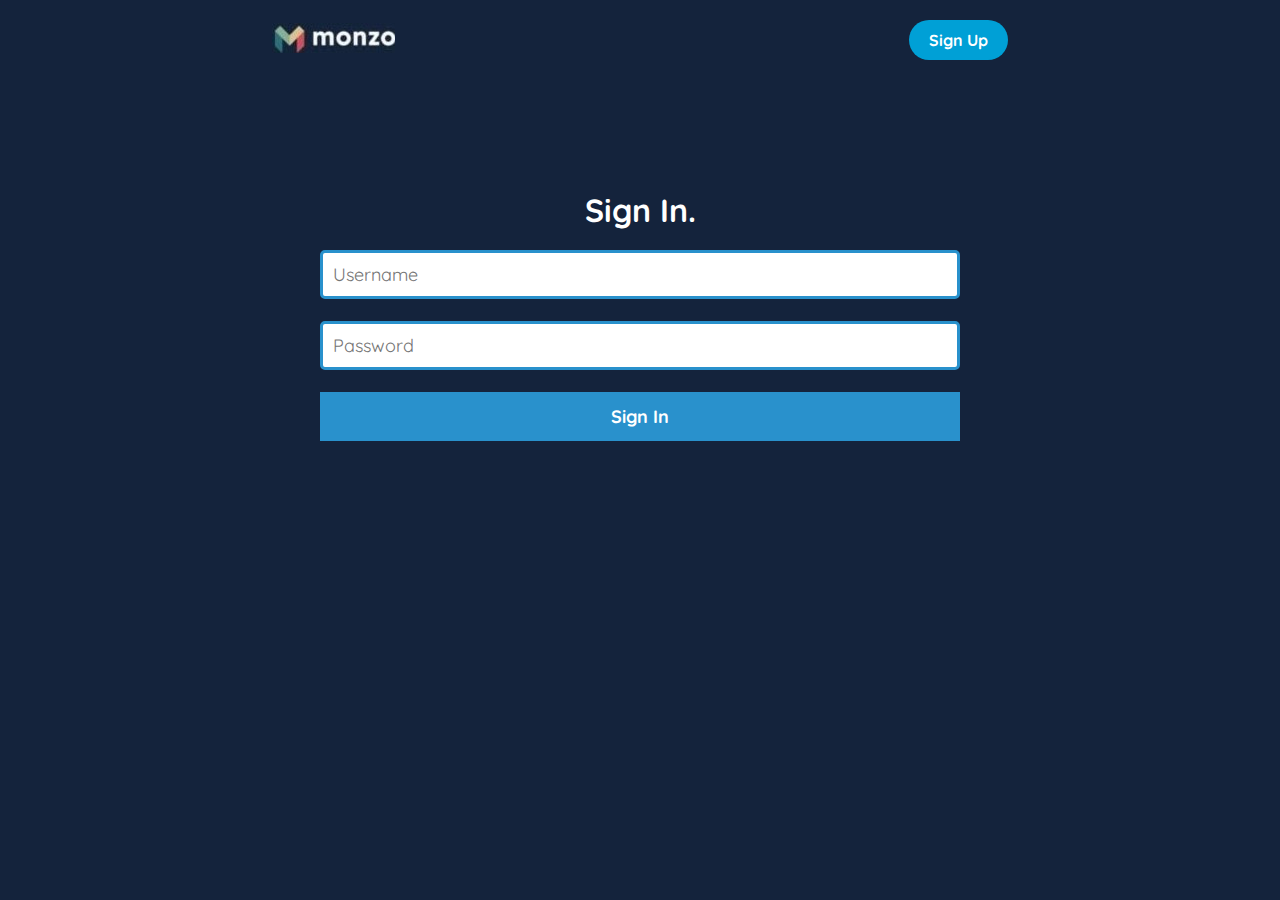
<file: index.html>
<!DOCTYPE html>
<html lang="en">
<head>
    <meta charset="UTF-8">
    <meta name="viewport" content="width=device-width, initial-scale=1.0">
    <title>Sign In | Monzo</title>
    <link rel="stylesheet" href="style.css">
</head>
<body>
    <header style="justify-content: space-between;">
        <!--Hamburger menu-->
        <a href="#">
            <img src="img/logo-2.JPG" alt="monzo-logo">
        </a>
        <!--Full Bar-->
      <div class="full-bar" style="display: block;">
        <h4 class="sign-in"><a href="signup.html">Sign Up</a></h4>
      </div>
    </header>
   <!--Menu bar-->
    <div class="sign-up-container" id="sign-in-container">
        <h1> <span>Sign In.</span></h1>
        <input type="text" placeholder="Username" class="email"> <br>
        <input type="password" placeholder="Password" class="password"> <br>
        <button class="sign-in-submit">Sign In</button>
    </div>
 <script src="signIn.js"></script>
</body>
</html>
</file>
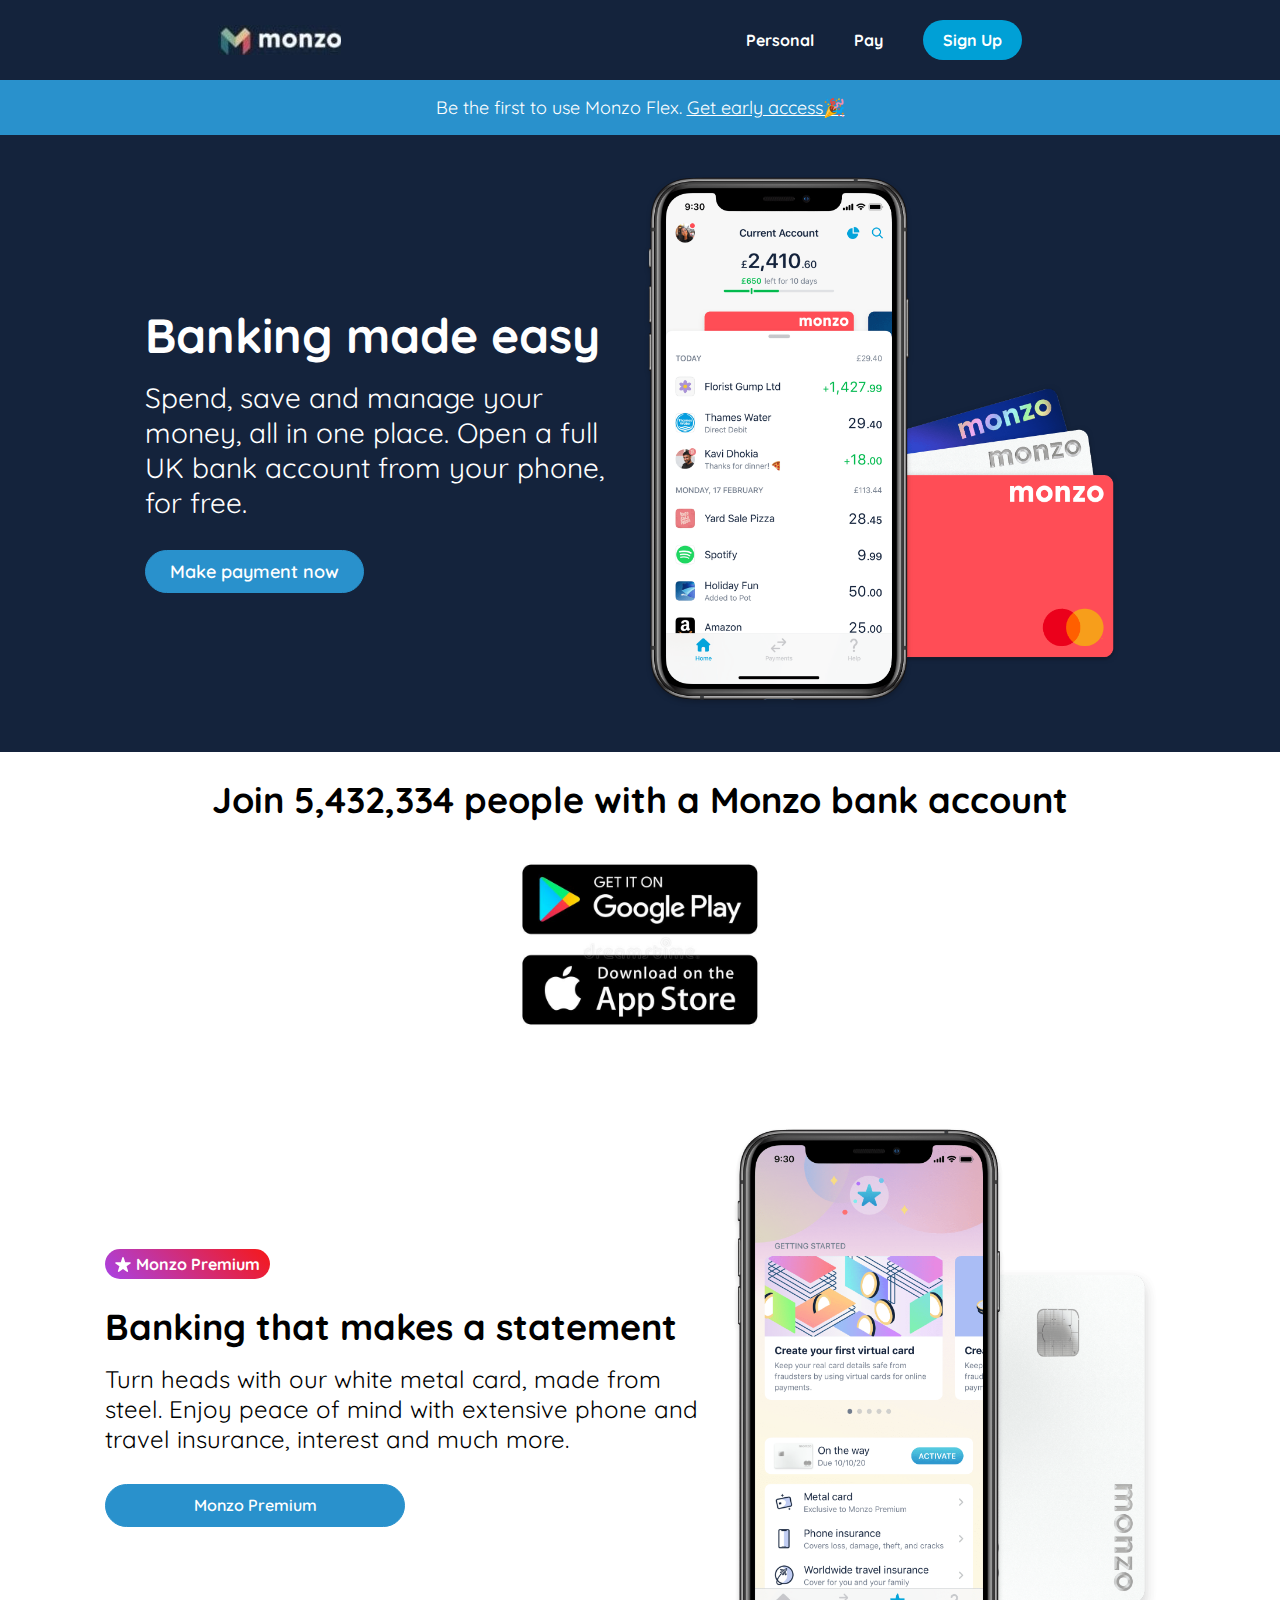
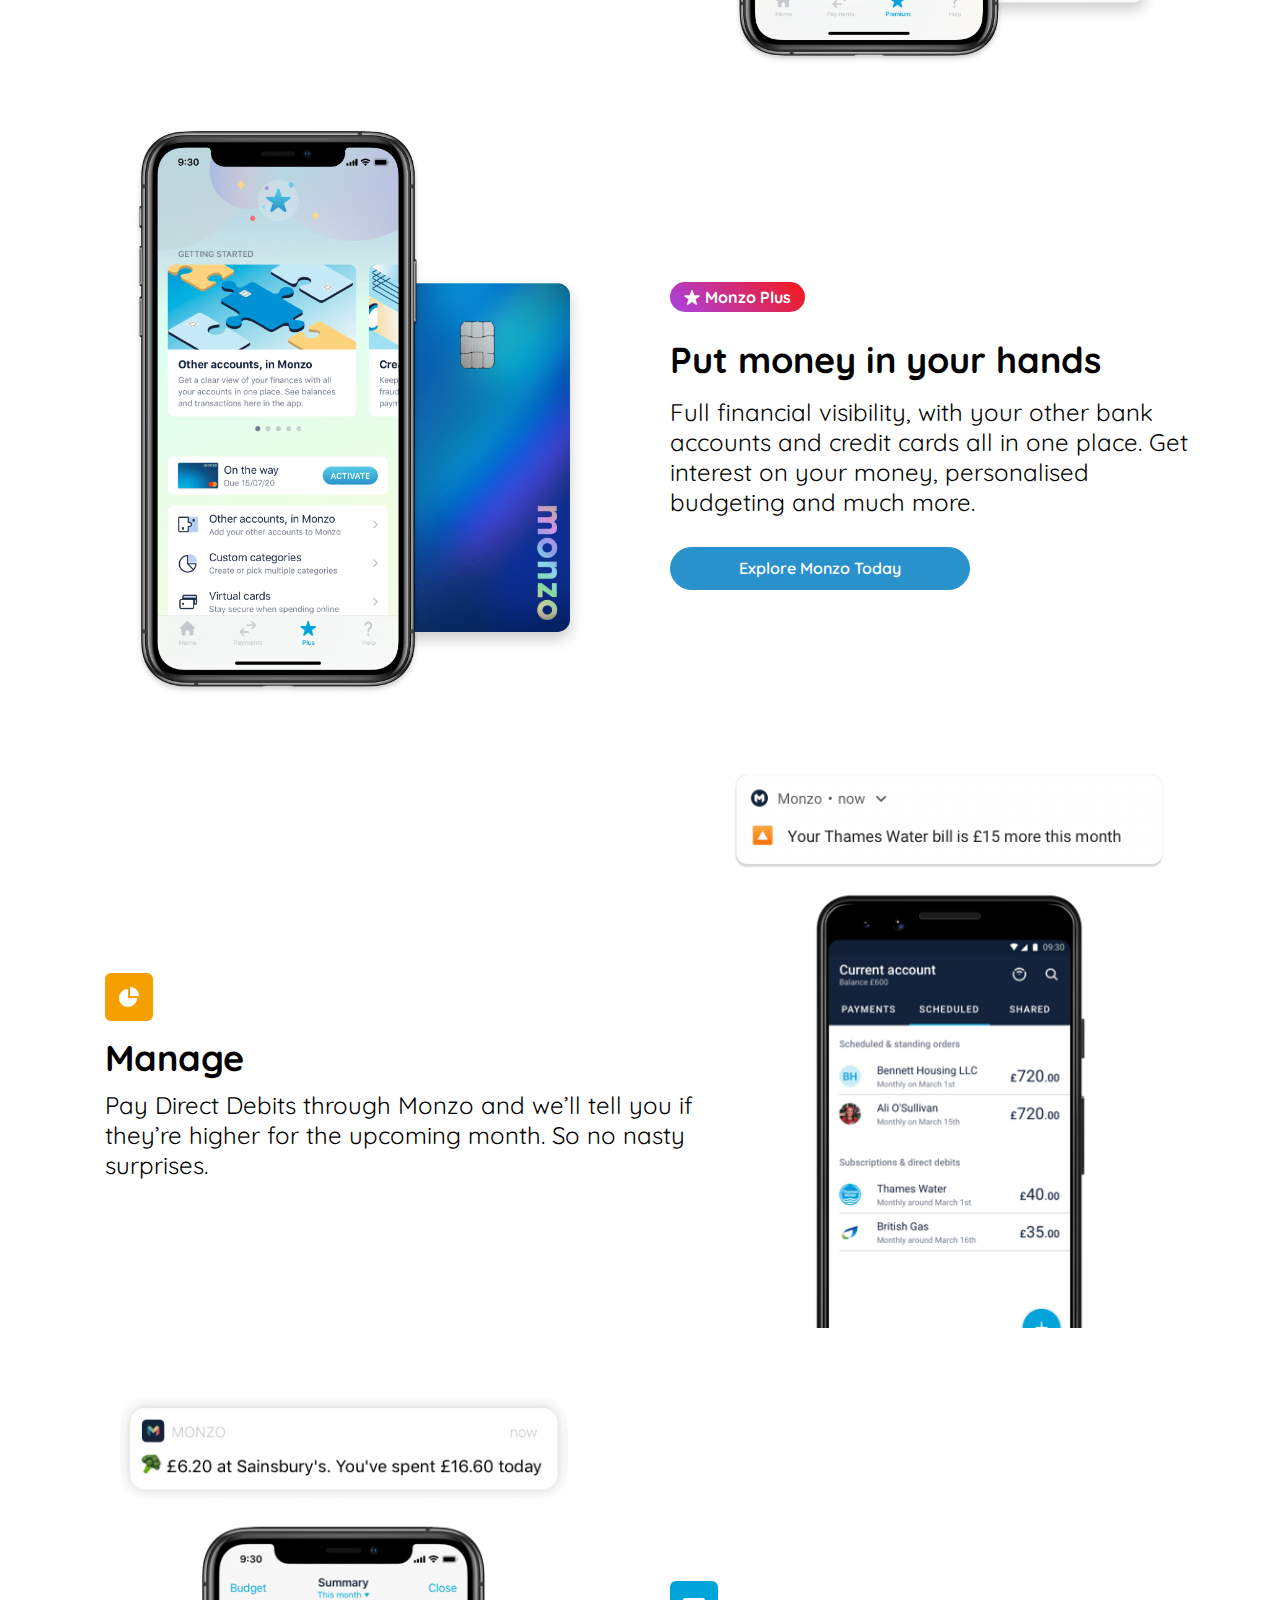
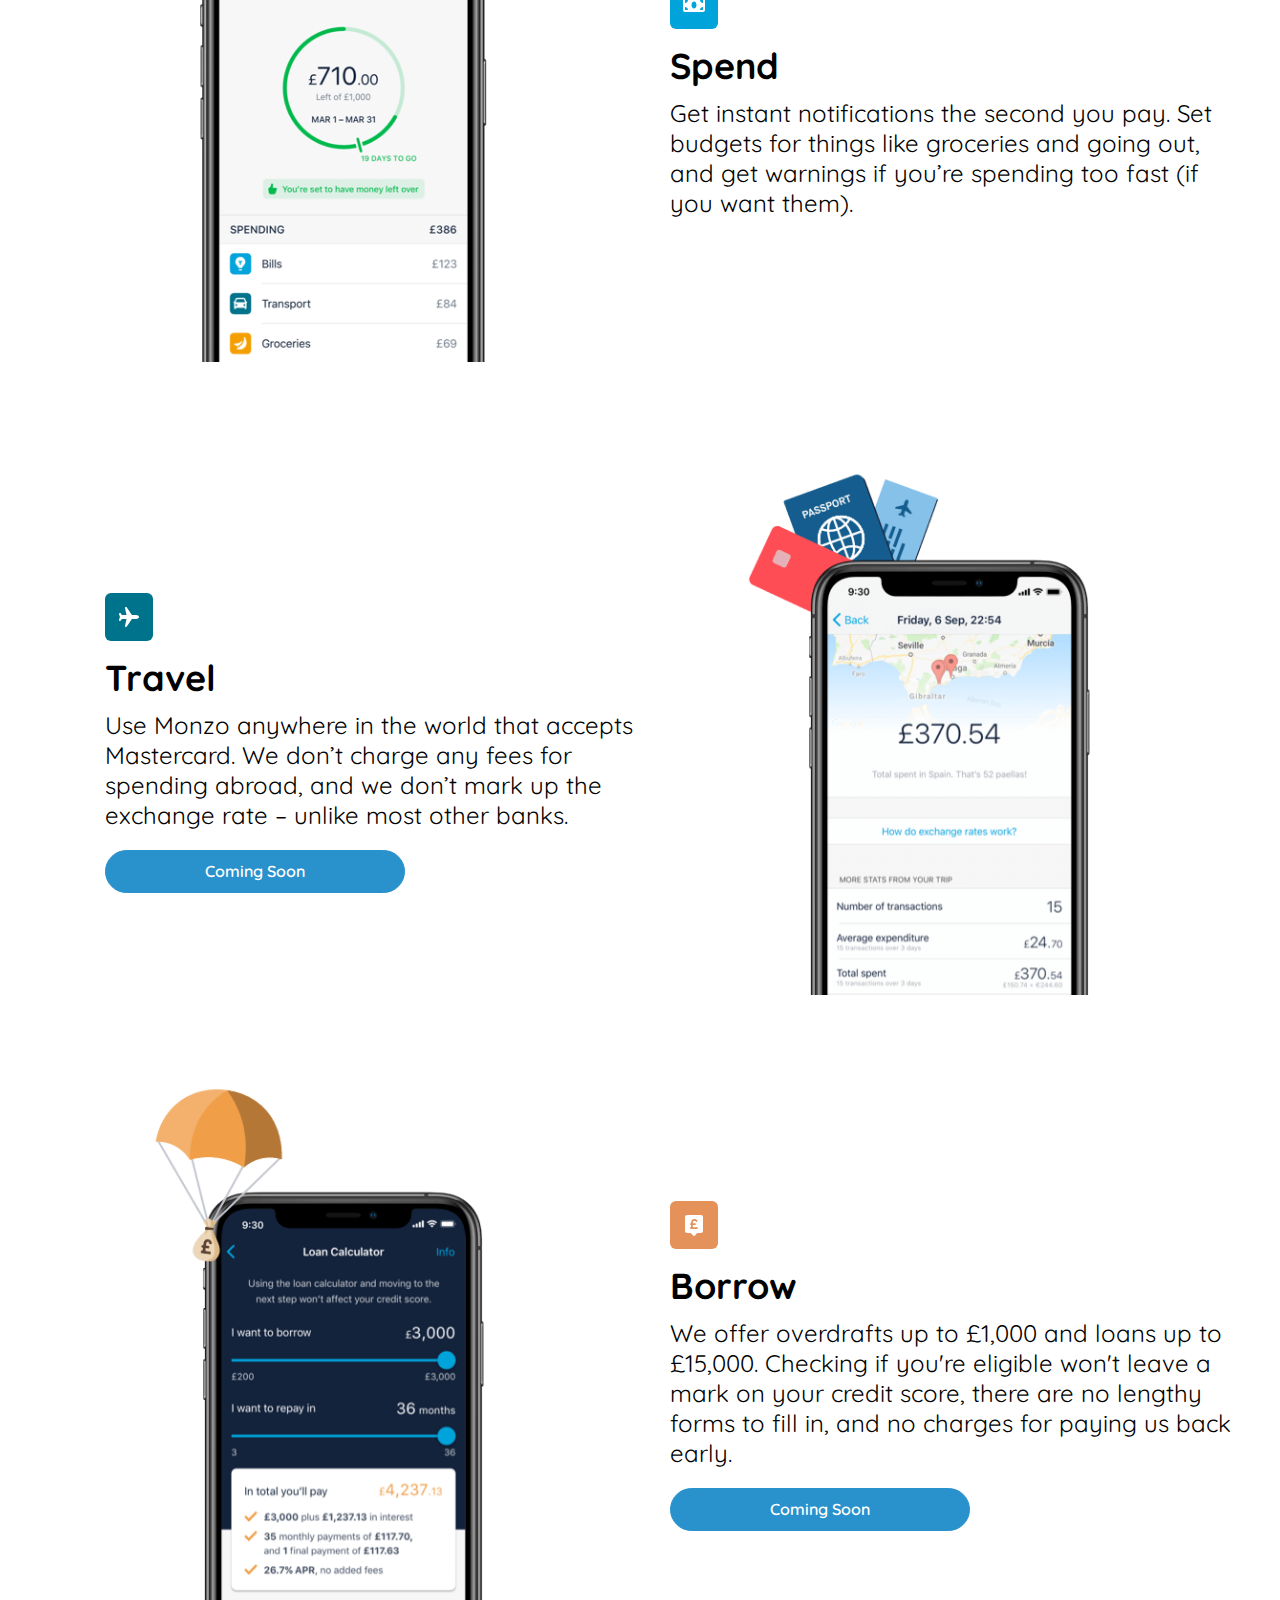
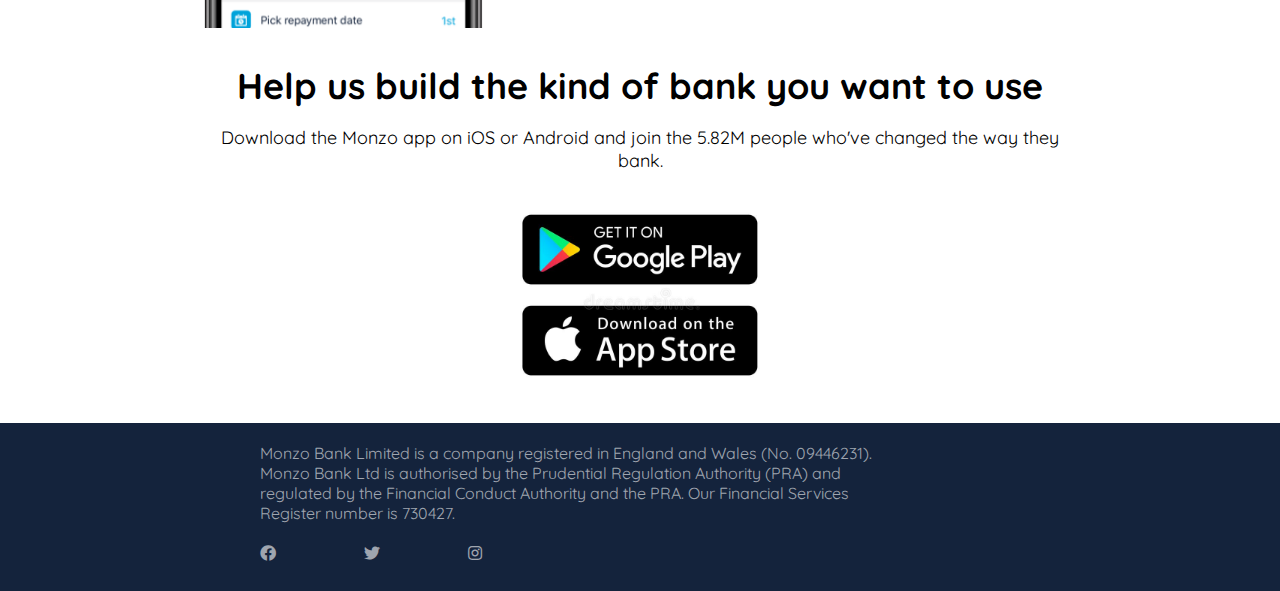
<file: home.html>
<!DOCTYPE html>
<html lang="en">
<head>
    <meta charset="UTF-8">
    <meta http-equiv="X-UA-Compatible" content="IE=edge">
    <meta name="viewport" content="width=device-width, initial-scale=1.0">
    <link rel="stylesheet" href="style.css">
    <link rel="stylesheet" href="https://use.fontawesome.com/releases/v5.13.0/css/all.css">
    <title>Monzo</title>
</head>
<body>
    <!--Header-->
    <header>
        <div class="header-container">
        <div class="fa fa-align-justify hamburger-menu"></div>
        </div>
        <!--Hamburger menu-->
        <img src="img/logo-2.JPG" alt="monzo-logo">
        <!--Full Bar-->
        <div class="full-bar" id="full-bar">
        <h4><a href="#">Personal</a></h4>
        <h4 class="pay-paystack" onclick="payHere()">Pay</h4>
        <h4><a href="signup.html">Sign Up</a></h4>
       </div>
    </header>
   <!--Menu bar-->
      <div class="menu-bar">
        <p><a href="index.html">Personal</a></p>
        <p class="pay-paystack" onclick="payHere()">Pay</p>
        <p><button><a href="signup.html">Sign Up</a></button></p>
    </div>
    <!--First promo-->
       <div class="first-promo">
           <p>Be the first to use Monzo Flex. <a href="#">Get early access🎉</a></p>
       </div> 
    <!--Container-->
    <div class="container">
    <!--Showcase area-->
        <div class="showcase-grid">
            <div class="showcase-content">
                <h1>Banking made easy</h1>
                <p>Spend, save and manage your money, all in one place. Open a full UK bank account from your phone, for free.</p>
                <button onclick="payHere()">Make payment now</button>
            </div>
            <img src="img/hero@3x.png" alt="hero image" height="100%">
        </div>
    </div>
    <!--Second section-->
    <!--Appstore and Playstore promo-->
     <div class="second-container">
       <div class="appstore-playstore">
           <h1>Join 5,432,334 people with a Monzo bank account</h1>
           <div class="image-flex">
               <img src="img/appstore and playsttore.jpg" alt="playstore-image">
           </div>
       </div>
    <!--Premium monzo section-->
       <div class="premium-monzo">
           <div class="premium-content">
           <div class="premium-flex">
               <img src="img/star.svg">
               <p class="this">Monzo Premium</p>
            </div>
               <h2>Banking that makes a statement</h2>
               <p class="paragraph">Turn heads with our white metal card, made from steel. Enjoy peace of mind with extensive phone and travel insurance, interest and much more.</p>
               <button>Monzo Premium</button>
            </div>
              <img src="img/section-premium-device-card@3x.png" alt="second-showcase" class="premium-image">
       </div>
       <!--Monzo plus-->
        <div class="plus-monzo">
        <div class="box">
        <div class="plus-content">
        <div class="plus-flex">
            <img src="img/star.svg">
            <p>Monzo Plus</p>
         </div>
            <h2>Put money in your hands</h2>
            <p>Full financial visibility, with your other bank accounts and credit cards all in one place. Get interest on your money, personalised budgeting and much more.</p>
            <button>Explore Monzo Today</button>
         </div>
        </div>
         <div class="box">
           <img src="img/section-plus-device-card@3x.png" alt="third-showcase" class="plus-image">
        </div>
    </div>
    <!--Monzo Manage-->
    <div class="manage-monzo">
        <div class="manage-content">
            <img src="img/manage.svg">
            <h2>Manage</h2>
            <p>Pay Direct Debits through Monzo and we’ll tell you if they’re higher for the upcoming month. So no nasty surprises.</p>
         </div>
           <img src="img/Manage@1x.png" alt="second-showcase" class="manage-monzo-image">
    </div>
    <!--Monzo Spend-->
    <div class="spend-monzo">
        <div class="spend-box">
        <div class="spend-content">
            <img src="img/spend.svg">
            <h2>Spend</h2>
            <p>Get instant notifications the second you pay. Set budgets for things like groceries and going out, and get warnings if you’re spending too fast (if you want them).</p>
         </div>
         </div>
         <div class="spend-box">
           <img src="img/Spend@1x.png" class="spend-monzo-image">
        </div>
    </div>
      <!--Monzo Travel-->
      <div class="travel-monzo">
        <div class="travel-content">
            <img src="img/travel.svg">
            <h2>Travel</h2>
             <p class="paragraph">Use Monzo anywhere in the world that accepts Mastercard. We don’t charge any fees for spending abroad, and we don’t mark up the exchange rate – unlike most other banks.</p>
             <button>Coming Soon</button>
         </div>
           <img src="img/travel@1x.png" class="travel-monzo-image">
    </div>
     <!--Monzo Borrow-->
     <div class="borrow-monzo">
         <div class="borrow-box">
        <div class="borrow-content">
            <img src="img/borrow.svg">
            <h2>Borrow</h2>
            <p>We offer overdrafts up to £1,000 and loans up to £15,000. Checking if you're eligible won't leave a mark on your credit score, there are no lengthy forms to fill in, and no charges for paying us back early.</p>
             <button>Coming Soon</button>
         </div>
        </div>
        <div class="borrow-box">
           <img src="img/loans@2x.png" class="borrow-monzo-image">
        </div>
    </div>
    <!--Second Promotion-->
       <div class="second-promotion">
           <h3>Help us build the kind of bank you want to use</h3>
           <p>Download the Monzo app on iOS or Android and join the 5.82M people who've changed the way they bank.</p>
           <img src="img/appstore and playsttore.jpg">
       </div>
    </div>
    <footer>
        <p>Monzo Bank Limited is a company registered in England and Wales (No. 09446231). Monzo Bank Ltd is authorised by the Prudential Regulation Authority (PRA) and regulated by the Financial Conduct Authority and the PRA. Our Financial Services Register number is 730427.</p>
        <div class="social-network">
            <span class="fab fa-facebook"></span>
            <span class="fab fa-twitter"></span> 
            <span class="fab fa-instagram"></span>
        </div>
    </footer>
    <script src="main.js"></script>
    <script src="https://js.paystack.co/v2/inline.js"></script>
</body>
</html>
</file>
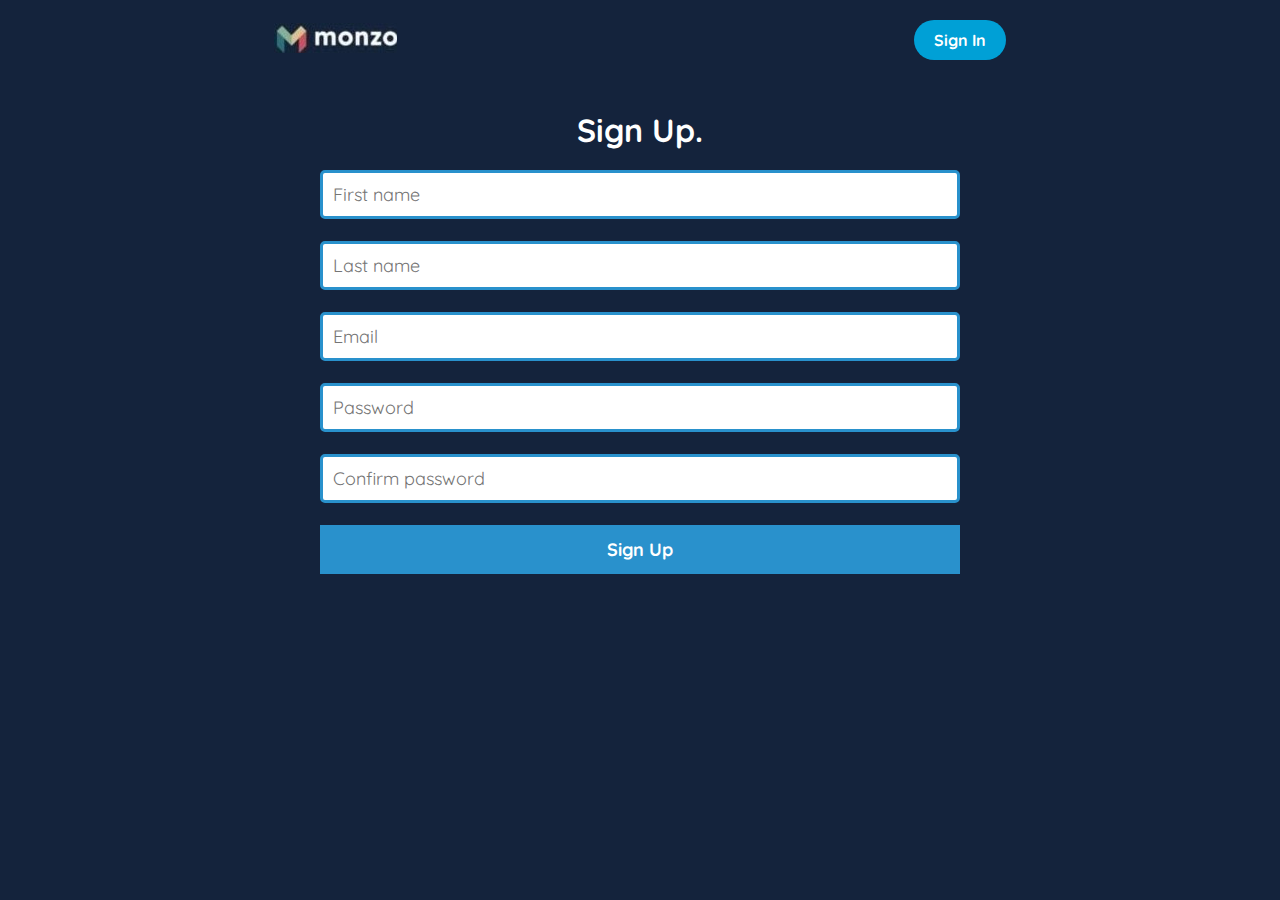
<file: signup.html>
<!DOCTYPE html>
<html lang="en">
<head>
    <meta charset="UTF-8">
    <meta name="viewport" content="width=device-width, initial-scale=1.0">
    <title>Signup | Monzo</title>
    <link rel="stylesheet" href="style.css">
</head>
<body>
    <header style="justify-content: space-between;">
        <a href="#">
            <img src="img/logo-2.JPG" alt="monzo-logo">
        </a>
        <!--Full Bar-->
      <div class="full-bar" style="display: block;">
        <h4 class="sign-up"><a href="index.html">Sign In</a></h4>
      </div>
    </header>
    <!--Sign up container-->
    <div class="sign-up-container">
        <h1> <span>Sign Up.</span></h1>
        <input type="text" placeholder="First name" class="first-name"> <br>
        <input type="text" placeholder="Last name" class="second-name"> <br>
        <input type="text" placeholder="Email" class="email"> <br>
        <input type="password" placeholder="Password" class="password"> <br>
        <input type="password" placeholder="Confirm password" class="password-confirm"> <br>
        <button class="sign-up-submit">Sign Up</button>
    </div>
    <script src="signup.js"></script>
</body>
</html>
</file>
<file: style.css>
@import url('https://fonts.googleapis.com/css2?family=Quicksand:wght@500&family=Roboto:ital,wght@1,300&display=swap');
@import url('https://fonts.googleapis.com/css2?family=Dancing+Script&display=swap');
*{
    margin: 0;
    padding: 0;
    box-sizing: border-box;
    font-family: 'Quicksand', Arial, Helvetica, sans-serif;
    -webkit-user-select: none;
    -khtml-user-select: none;
    -moz-user-select: none;
    -ms-user-select: none;
    -o-user-select: none;
     user-select: none;
}


a{
    color: #ffffff;
    text-decoration: none;
}

body{
    box-shadow: border-box;
    position: relative;
    background-color: #14233C;
    font-family: 'Segoe UI', Tahoma, Geneva, Verdana, sans-serif;
}

/* Header settings */
header{
    display: flex;
    justify-content: left;
    align-items: center;
    background-color: #14233C;
    padding: 20px;
    top: 0;
    position: sticky;
    z-index: 5;
}

header .full-bar{
    display: none;
}

header p{
    font-size: 16px;
    color: #ffffff;
    font-weight: bolder;
    display: none;
}

header button{
    background-color: #00a0d6;
    border: none;
    font-size: 18px;
    font-weight: bold;
    border-radius: 2rem; 
    color: #ffffff;
    padding: 10px 10px;
}

.full-bar{
    display: none;
}

.sign-in{
    background-color: #00a0d6;
    border: none;
    font-weight: bold;
    border-radius: 2rem; 
    color: #ffffff;
    padding: 10px 20px;
}

.sign-up{
    background-color: #00a0d6;
    border: none;
    font-weight: bold;
    border-radius: 2rem; 
    color: #ffffff;
    padding: 10px 20px;
}

.sign-in:hover{
    background-color: #1a5c83;
}

.sign-up:hover{
    background-color: #1a5c83;
}

/*Hamburger Menu*/
.hamburger-menu{
    margin-top: 4px;
    margin-right: 15px;
    cursor: pointer;
    font-size: 25px;
    color: #ffffff;
    transition: opacity 0.5s ease-in-out;
}

.fa-times{
    margin-top: 4px;
    margin-right: 18px;
    cursor: pointer;
    font-size: 26.9px;
    color: #ffffff;
}

.fa.hamburger-menu.hamburger-menu-times.fa-align-justify{
    display: block;
}

/* Menu Bar */
.menu-bar{
    background: #14233C;
    width: 40%;
    height: 100vh;
    padding: 10px;
    transition: left 0.8s;
    position: fixed;
    top: 8.8.9%;
    left: -60%;
    border-top: 1px solid #ffffff;
}

.menu-bar p{
    padding: 10px;
    font-size: 16px;
    color: #ffffff;
    font-weight: bolder;
    border-bottom: 1px solid rgb(253, 253, 253);
    cursor: pointer;
}

.menu-bar p button{
    background-color: #00a0d6;
    border: none;
    font-size: 16px;
    font-weight: bold;
    border-radius: 2rem; 
    color: #ffffff;
    padding: 10px 20px;
    margin-left: -10px;
    cursor: pointer;
}

.menu-bar p:last-child{
    border-bottom: none;
}

/* container */
.container{
    max-width: 1100px;
    width: 90%;
    margin: auto;
}
/*First promo*/
.first-promo{
    background-color: #2991cc;
    padding-top: 1rem;
    padding-bottom: 1rem;
    padding-left: 1rem;
    padding-right: 1rem;
    text-align: center;
    font-size: 15px;
    margin: auto;
    color: #ffffff;
    line-height: 1.3;
}

.first-promo a{
    text-decoration: underline;
    color: #ffffff;
}

/*Showcase Area*/

.showcase-grid .showcase-content{
    padding-top: 50px;
    color: #ffffff;
}

.showcase-grid .showcase-content h1{
    font-size: 30px;
    padding-bottom: 15px;
}

.showcase-grid .showcase-content p{
    font-size: 16px;
    padding-bottom: 30px;
}

.showcase-grid .showcase-content button{
    font-size: 18px;
    font-size: 1.125rem;
    background-color: #2991cc;
    border: 1px solid #2991cc;
    border-radius: 2rem;
    color: #fff;
    cursor: pointer;
    display: inline-block;
    font-family: inherit;
    font-weight: 600;
    line-height: 25px;
    min-height: 43px;
    padding: 8px 24px;
    text-align: center;
    text-decoration: none;
    cursor: pointer;
}

.showcase-grid .showcase-content button:hover{
    opacity: 0.6;
}

.showcase-grid img{
    width: 347px;
    display: block;
    margin-left: auto;
    margin-right: auto;
    margin-top: 30px;
}

/*Second container */
.second-container{
    width: 100%;
    background-color: #ffffff;
}

/*App store and Play store ads*/
.appstore-playstore{
    background-color: #ffffff;
    margin: auto;
    padding: 15px;
    margin-top: 20px;
}

.appstore-playstore h1{
    font-size: 24px;
    text-align: center;
    padding-top: 10px;
    padding-bottom: 10px;
}

.appstore-playstore .image-flex{
    display: flex;
    justify-content: center;
    align-items: center;
    text-align: center;
}

.appstore-playstore .image-flex img{
    width: 200px;
}

/*second showcse*/
.premium-monzo{
    background-color: #ffffff;
    width: 90%;
    margin: auto;
    padding: 15px;
    margin-top: 0px; 
}
.premium-flex{
    background-color: black;
    width: 165px;
    display: flex;
    align-items: center;
    justify-content: center;
    background: linear-gradient(
     45deg, #a942e4 0%, #f61818 100%);
    color: #ffffff;
    padding-left: 8px;
    padding-right: 8px;
    padding-top:5px;
    padding-bottom: 5px;
    border-radius: 2rem;
    margin-bottom: 25px;
}

.premium-flex img{
    width: 16px;
}

.premium-flex p{
    font-weight: bolder;
    padding-left: 5px;
    font-size: 10px;
}

.premium-monzo .premium-image{
    width: 347px;
    display: block;
    margin-left: auto;
    margin-right: auto;
    margin-top: 30px;
}

.premium-monzo h2{
     font-size: 28px;
     margin-top: 10px;
     margin-bottom: 15px;
}

.premium-monzo .premium-content p{
    font-size: 16px;
}

.premium-monzo .premium-content button{
    font-size: 16px;
    background-color: #2991cc;
    border: 1px solid #2991cc;
    border-radius: 2rem;
    color: #fff;
    cursor: pointer;
    display: inline-block;
    font-family: inherit;
    font-weight: 600;
    line-height: 25px;
    min-height: 43px;
    padding: 8px 24px;
    text-align: center;
    margin-top: 30px;
    text-decoration: none;
    width: 100%;
    cursor: pointer;
}

/*Monzo Plus*/
.plus-monzo{
    background-color: #ffffff;
    width: 90%;
    margin: auto;
    padding: 15px;
    margin-top: 0px; 
}
.plus-flex{
    background-color: black;
    width: 135px;
    display: flex;
    align-items: center;
    justify-content: center;
    background: linear-gradient(
     45deg, #a942e4 0%, #f61818 100%);
    color: #ffffff;
    padding-left: 8px;
    padding-right: 8px;
    padding-top:5px;
    padding-bottom: 5px;
    border-radius: 2rem;
    margin-bottom: 25px;
}

.plus-flex img{
    width: 16px;
}

.plus-flex p{
    
    font-weight: bolder;
    padding-left: 5px;
    font-size: 10px;
}

.plus-monzo .plus-image{
    width: 347px;
    display: block;
    margin-left: auto;
    margin-right: auto;
    margin-top: 30px;
}

.plus-monzo h2{
     font-size: 28px;
     margin-top: 10px;
     margin-bottom: 15px;
}

.plus-monzo p{
    font-size: 16px;
}

.plus-monzo .plus-content button{
    font-size: 16px;
    background-color: #2991cc;
    border: 1px solid #2991cc;
    border-radius: 2rem;
    color: #fff;
    cursor: pointer;
    display: inline-block;
    font-family: inherit;
    font-weight: 600;
    line-height: 25px;
    min-height: 43px;
    padding: 8px 24px;
    text-align: center;
    margin-top: 30px;
    text-decoration: none;
    width: 100%;
    cursor: pointer;
}

/*Manage monzo*/
.manage-monzo{
    background-color: #ffffff;
    width: 90%;
    margin: auto;
    padding: 15px;
    margin-top: 0px; 
}

.manage-monzo .manage-monzo{
    width: 347px;
    display: block;
    margin-left: auto;
    margin-right: auto;
    margin-top: 30px;
}

.manage-monzo h2{
     font-size: 28px;
     margin-top: 10px;
     margin-bottom: 10px;
}

.manage-monzo p{
    font-size: 16px;
}

.manage-monzo .manage-monzo-image{
    width: 347px;
    display: block;
    margin-left: auto;
    margin-right: auto;
    margin-top: 30px;
}

/*Spend Monzo*/

.spend-monzo{
    background-color: #ffffff;
    width: 90%;
    margin: auto;
    padding: 15px;
    margin-top: 0px; 
}

.spend-monzo .spend-monzo{
    width: 347px;
    display: block;
    margin-left: auto;
    margin-right: auto;
    margin-top: 30px;
}

.spend-monzo h2{
     font-size: 28px;
     margin-top: 10px;
     margin-bottom: 10px;
}

.spend-monzo p{
    font-size: 16px;
}

.spend-monzo .spend-monzo-image{
    width: 347px;
    display: block;
    margin-left: auto;
    margin-right: auto;
    margin-top: 30px;
}

/*Travel monzo*/
.travel-monzo{
    background-color: #ffffff;
    width: 90%;
    margin: auto;
    padding: 15px;
    margin-top: 0px; 
}

.travel-monzo .travel-monzo{
    width: 347px;
    display: block;
    margin-left: auto;
    margin-right: auto;
    margin-top: 30px;
}

.travel-monzo h2{
     font-size: 28px;
     margin-top: 10px;
     margin-bottom: 10px;
}

.travel-monzo p{
    font-size: 16px;
}

.travel-monzo .travel-content button{
    font-size: 16px;
    background-color: #2991cc;
    border: 1px solid #2991cc;
    border-radius: 2rem;
    color: #fff;
    cursor: pointer;
    display: inline-block;
    font-family: inherit;
    font-weight: 600;
    line-height: 25px;
    min-height: 43px;
    padding: 8px 24px;
    text-align: center;
    margin-top: 20px;
    text-decoration: none;
    width: 100%;
    cursor: pointer;
}

.travel-monzo .travel-monzo-image{
    width: 347px;
    display: block;
    margin-left: auto;
    margin-right: auto;
    margin-top: 30px;
}

/*Borrow Monzo*/
.borrow-monzo{
    background-color: #ffffff;
    width: 90%;
    margin: auto;
    padding: 15px;
    margin-top: 0px; 
}

.borrow-monzo .borrow-monzo{
    width: 347px;
    display: block;
    margin-left: auto;
    margin-right: auto;
    margin-top: 30px;
}

.borrow-monzo h2{
     font-size: 28px;
     margin-top: 10px;
     margin-bottom: 10px;
}

.borrow-monzo p{
    font-size: 16px;
}

.borrow-monzo .borrow-content button{
    font-size: 16px;
    background-color: #2991cc;
    border: 1px solid #2991cc;
    border-radius: 2rem;
    color: #fff;
    cursor: pointer;
    display: inline-block;
    font-family: inherit;
    font-weight: 600;
    line-height: 25px;
    min-height: 43px;
    padding: 8px 24px;
    text-align: center;
    margin-top: 20px;
    text-decoration: none;
    width: 100%;
    cursor: pointer;
}

.borrow-monzo .borrow-monzo-image{
    width: 347px;
    display: block;
    margin-left: auto;
    margin-right: auto;
    margin-top: 30px;
}

/*Second promotion*/
.second-promotion{
    background-color: #ffffff;
    width: 90%;
    margin: auto;
    padding: 15px;
    padding-top: 20px;
}

.second-promotion h3{
    font-size: 24px;
    text-align: center;
    margin-bottom: 18px;
}

.second-promotion p{
    font-size: 16px;
    text-align: center;
    margin-bottom: 0px;
}

.second-promotion img{
    width: 200px;
    display: block;
    margin-left: auto;
    margin-right: auto;
    margin-top: 10px;
}

/*Footer*/

footer{
    padding: 20px;
}

footer p{
   text-align: left;
   width: 86%;
   color: #ffffff99;
   padding-bottom: 20px;
}

.social-network span{
   width: 100px;
   padding-right: 0px;
   padding-bottom: 10px;
   color: #ffffff99;
}

/*Sign Up Page*/
.sign-up-container{
    display: flex;
    align-items: center ;
    flex-direction: column;
    margin-top: 20px;
}

.sign-up-container h1{
    color: #ffffff;
    padding-top: 10px;
    padding-bottom: 20px;
    text-align:center;
}

.sign-up-container input{
    width: 70%;
    padding: 10px;
    border: 3px solid #2991cc;
    border-radius:5px;
    outline: none;
    font-size: 12px;
    color: #201f1f;
    margin-bottom: 2px ;
}

.sign-up-container button{
    width: 75%;
    padding: 10px;
    border: 3px solid #2991cc;
    outline: none;
    background: #2991cc;
    font-size: 18px;
    color: #ffffff;
    margin-bottom: 2px;
    font-weight: bolder;
    cursor: pointer;
}

.sign-up-container button:hover{
    background: #1a5c83;
    border: 3px solid #1a5c83;
}

/* Sign In*/
#sign-in-container{
  display: flex;
  margin-top: 100px;
}
/*Media Queries*/
@media (min-width: 801px){
    body{
        overflow-x: hidden;
        width: 100%;
    }
    .header-container{
        display: none ;
    }
    header{
        margin: auto;
        display: flex;
        justify-content: space-around!important;
    }
    header img{
        padding-left: 0px;
    }
    header .full-bar{
        display: flex;
        color: #ffffff;
        align-items: center;
        padding-left: 10px;
    }
    header #full-bar h4{
        margin-right: 40px;
        font-weight: bolder;
        cursor: pointer;
    }
    header .full-bar h4:hover{
        color: #2991cc;
    }
    header .full-bar h4 a:hover{
        color: #2991cc;
    }
    header .full-bar h4:nth-child(3):hover{
        background-color: #1a5c83;
    }
    header .full-bar h4:nth-child(3){
        background-color: #00a0d6;
        border: none;
        font-weight: bold;
        border-radius: 2rem; 
        color: #ffffff;
        padding: 10px 20px;
       
    }
    .menu-bar{
        display: none;
    }
    
    .first-promo{
        font-size: 18px;
    }
    .fa.hamburger-menu.hamburger-menu-times.fa-align-justify{
         display: none;
     }
    .showcase-grid{
        display: flex;
        align-items: center;
        justify-content: center;
        padding-bottom: 20px;
        margin: auto;
        max-width: 1500px;
       width: 90%;
    }
    .showcase-grid .showcase-content{
        padding-right: 25px;
    }
    .showcase-grid .showcase-content h1{
        font-size: 48px;
    }
    .showcase-grid .showcase-content p{
        font-size: 28px;
    }
    .showcase-grid img{
        width: 500px;
    }
    .appstore-playstore h1{
        font-size: 36px;
    }
    .appstore-playstore .image-flex img{
        width: 300px;
    }
    .premium-monzo{
       display: flex;
       justify-content: center;
       margin: auto;
       align-items: center;
       max-width: 1100px;
       width: 90%;
    }
    .premium-content .premium-flex .this{
        font-size: 16px;
    }
    .premium-monzo h2{
        font-size: 36px;
    }
    .premium-monzo .premium-content p{
        font-size: 24px;
    }
    .premium-monzo .premium-content{
        padding-top: 20px;
        padding-right: 25px;
    }
    .premium-content .paragraph{
        font-size: 24px;
    
    }
    .premium-monzo .premium-content button{
        width: 300px;
    }
    .premium-monzo .premium-image{
        width: 451px;
    }
    .plus-monzo{
        display: flex;
         flex-direction: row;
        justify-content: center;
        align-items: center;
        margin: auto;
        max-width: 1300px;
        width: 90%;
     }
     .plus-monzo .box:nth-child(1){
         order: 2;
         width: 100%;
     }
    .plus-monzo .box:nth-child(2){
        order: 1;
        width: 100%;
        text-align: right;
    }
    .plus-monzo .plus-content{
         padding-top: 80px;
         padding-left: 30px;
    }
    .plus-monzo .plus-content h2{
        font-size: 36px;
    }
    .plus-monzo .plus-content .plus-flex P{
        font-size: 16px;
    }
    .plus-content p{
         font-size: 24px;
    }
    .plus-monzo .plus-content button{
         width: 60%;
    }
    .plus-monzo .plus-image{
        width: 451px;
    }
    .plus-monzo .plus-content button{
        width: 300px;
    }
    .manage-monzo{
        display: flex;
        flex-direction: row;
       justify-content: center;
       align-items: center;
       margin: auto;
       max-width: 1100px;
    }
    .manage-monzo .manage-content{
        padding-top: 100px;
        padding-right: 15px;
    }
    .manage-monzo .manage-content h2{
        font-size: 36px;
    }
    .manage-monzo .manage-content p{
        font-size: 24px;
    }
    .manage-monzo .manage-monzo-image{
        width: 451px;
    }
    .spend-monzo{
        display: flex;
         flex-direction: row;
        justify-content: center;
        align-items: center;
        margin: auto;
        width: 95%;
        max-width: 1500px;
    }
    .spend-box:nth-child(1){
        order: 2;
        width: 100%;
    }
    .spend-box:nth-child(2){
        order: 1;
        width: 100%;
    }
    .spend-monzo .spend-content{
        padding-top: 80px;
        padding-left: 30px;
   }
   .spend-monzo .spend-content h2{
       font-size: 36px;
   }
   .spend-content p{
        font-size: 24px;
   }
   .spend-monzo .spend-monzo-image{
       width: 451px;
   }
   .travel-monzo{
    display: flex;
    flex-direction: row;
   justify-content: center;
   align-items: center;
   margin: auto;
   max-width: 1100px;
  }
  .travel-monzo .travel-content{
    padding-top: 100px;
    padding-right: 10px;
  }
  .travel-monzo .travel-content h2{
    font-size: 36px;
  }
  .travel-monzo .travel-content p{
    font-size: 24px;
    width: 93%;
  }
  .travel-monzo .travel-content button{
      width: 300px;
  }
  .travel-monzo .travel-monzo-image{
    width: 451px;
  }
  .borrow-monzo{
    display: flex;
     flex-direction: row;
    justify-content: center;
    align-items: center;
    margin: auto;
    width: 95%;
    max-width: 1500px;
  }
  .borrow-box:nth-child(1){
    order: 2;
    width: 100%;
  }
  .borrow-box:nth-child(2){
    order: 1;
    width: 100%;
  }
  .borrow-monzo .borrow-content{
    padding-top: 80px;
    padding-left: 30px;
  }
  .borrow-monzo .borrow-content button{
      width: 300px;
  }
  .borrow-monzo .borrow-content h2{
   font-size: 36px;
  }
  .borrow-content p{
    font-size: 24px;
  }
  .borrow-monzo .borrow-monzo-image{
   width: 451px;
  }
  .second-promotion{
       background-color: #ffffff;
       width: 70%;
  }
  .second-promotion h3{
      font-size: 36px;
  }
  .second-promotion p{
      font-size: 18px;
  }
  .second-promotion img{
      width: 300px;
  }
  footer{
       max-width: 800px;
       margin: auto;
  }
  /*Sign up*/
  .sign-up-container input{
      width: 50%;
  }
  .sign-up-container button{
      width: 50%;
      border: 3px solid #2991cc;
      border-radius: 0%;
  }
  .sign-up-container input{
      font-size: 18px;
  }
}

@media (max-width: 360px){
   .showcase-grid img{
     width: 250px;
   }
   .premium-monzo .premium-image{
     width: 250px;
   }
   .plus-monzo .plus-image{
     width: 250px;
   }
   .manage-monzo .manage-monzo-image{
     width: 250px;
   }
   .spend-monzo .spend-monzo-image{
      width: 250px;
   }
   .travel-monzo .travel-monzo-image{
     width: 250px;
   }
   .borrow-monzo .borrow-monzo-image{
      width: 250px;
   }
}
</file>
